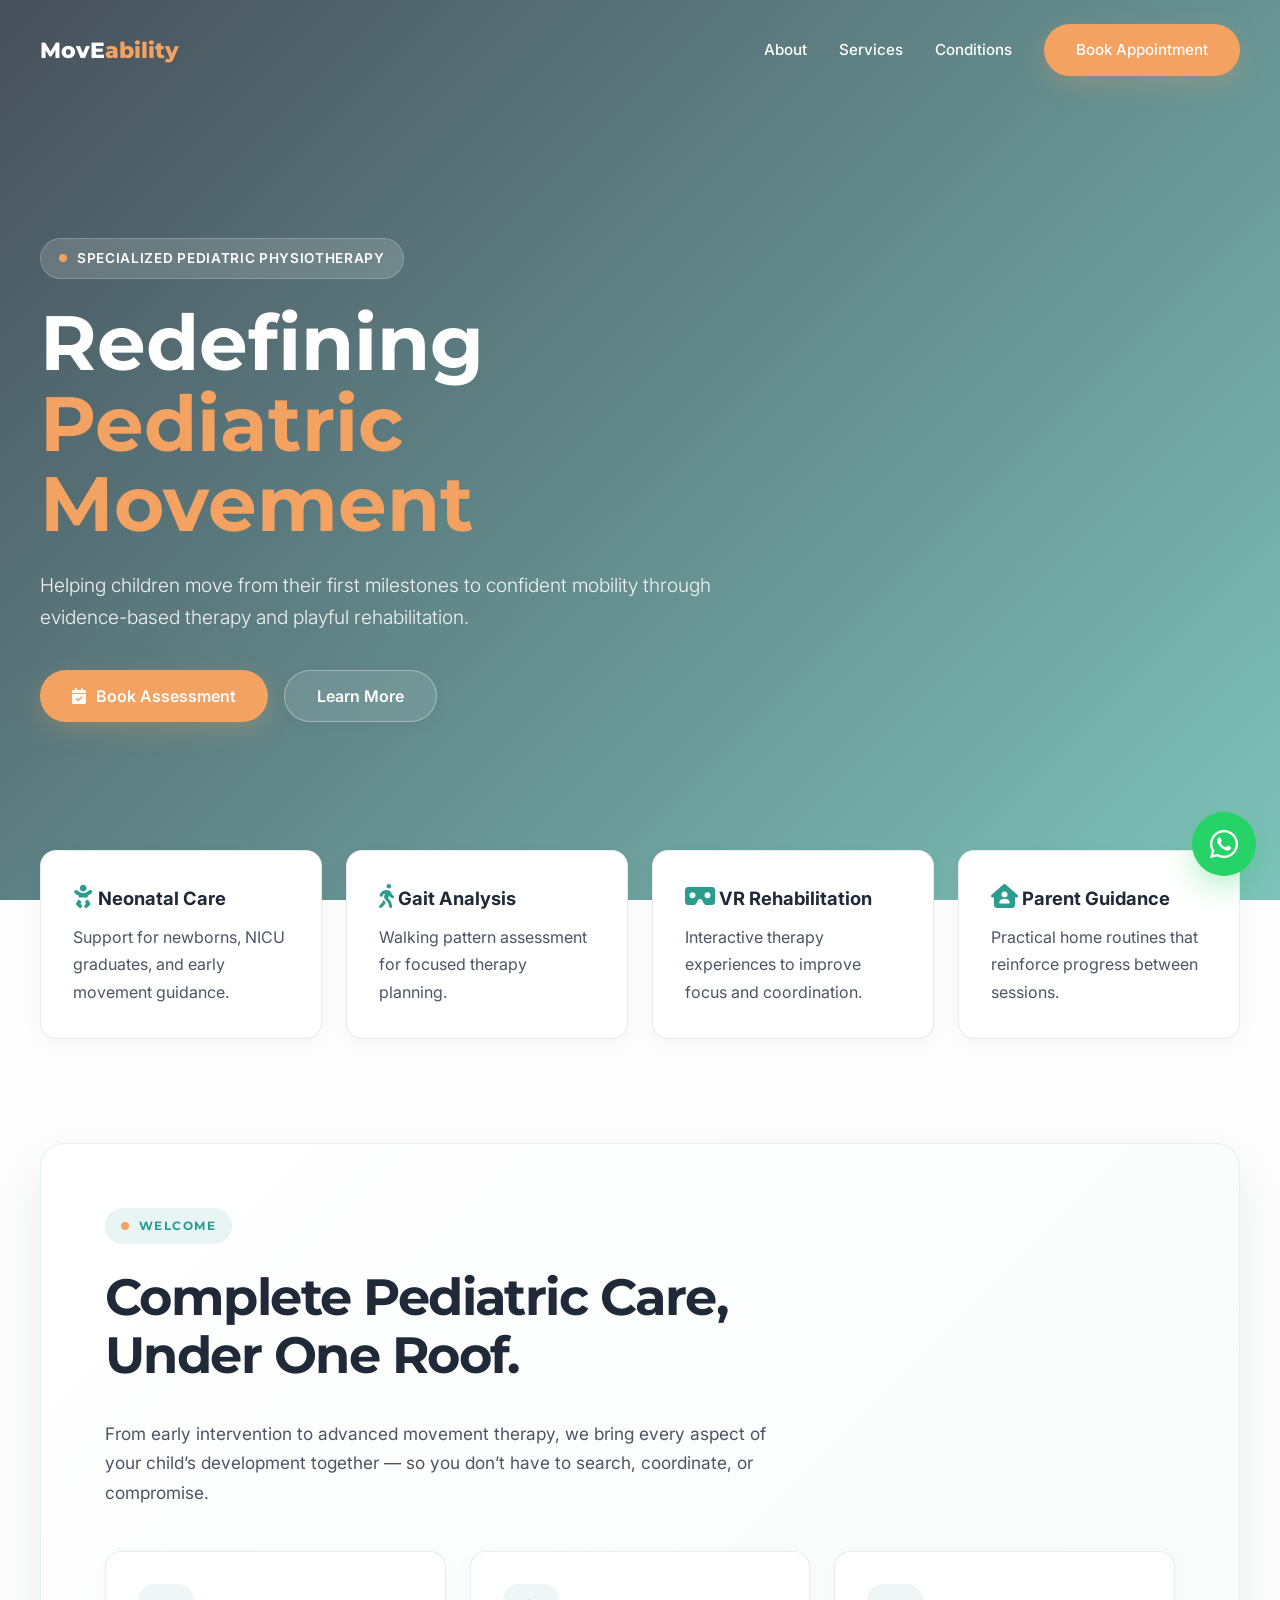
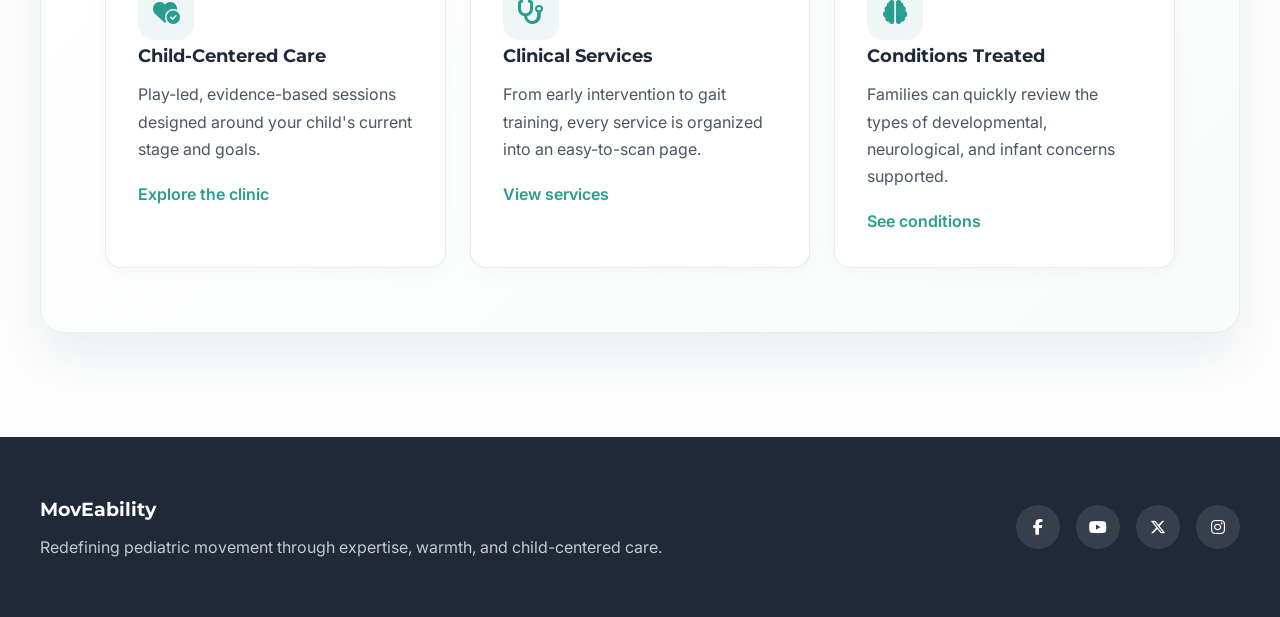
<file: index.html>
<!DOCTYPE html>
<html lang="en">
<head>
    <meta charset="UTF-8">
    <meta name="viewport" content="width=device-width, initial-scale=1.0">
    <title>MovEability | Redefining Pediatric Movement</title>
    <meta name="description" content="MovEability is a pediatric physiotherapy clinic offering early intervention, neonatal care, gait analysis, and movement-focused rehabilitation.">
    <link rel="preconnect" href="https://fonts.googleapis.com">
    <link rel="preconnect" href="https://fonts.gstatic.com" crossorigin>
    <link href="https://fonts.googleapis.com/css2?family=Inter:wght@300;400;500;600;700&family=Montserrat:wght@500;600;700;800&display=swap" rel="stylesheet">
    <link rel="stylesheet" href="https://cdnjs.cloudflare.com/ajax/libs/font-awesome/6.5.2/css/all.min.css">
    <link rel="stylesheet" href="css/styles.css">
</head>
<body data-page="home">
    <header class="site-header" id="siteHeader">
        <div class="container">
            <div class="header-shell">
                <a href="index.html" class="logo" aria-label="MovEability home">
                    <span>MovE<span>ability</span></span>
                </a>
                <button class="menu-toggle" id="menuToggle" aria-expanded="false" aria-controls="navLinks" aria-label="Toggle menu">
                    <i class="fa-solid fa-bars"></i>
                </button>
                <ul class="nav-links" id="navLinks">
                    <li><a href="about.html" data-nav="about">About</a></li>
                    <li><a href="services.html" data-nav="services">Services</a></li>
                    <li><a href="conditions.html" data-nav="conditions">Conditions</a></li>
                    <li><a href="contact.html" data-nav="contact" class="nav-cta">Book Appointment</a></li>
                </ul>
            </div>
        </div>
    </header>

    <main>
        <section class="hero">
            <video class="hero-video-bg" autoplay muted loop playsinline preload="metadata">
                <source src="https://res.cloudinary.com/dgloiszgs/video/upload/q_auto,f_auto,vc_auto/v1774134311/baby_playing_with_toys_nx7ajh.mp4" type="video/mp4">
            </video>
            <div class="hero-overlay"></div>
            <div class="container">
                <div class="hero-copy fade-in">
                    <div class="hero-kicker">
                        <span class="eyebrow-dot"></span>
                        Specialized Pediatric Physiotherapy
                    </div>
                    <h1 class="hero-title">Redefining <span>Pediatric Movement</span></h1>
                    <p>Helping children move from their first milestones to confident mobility through evidence-based therapy and playful rehabilitation.</p>
                    <div class="hero-actions">
                        <a href="contact.html" class="btn-main">
                            <i class="fa-solid fa-calendar-check"></i>
                            Book Assessment
                        </a>
                        <a href="about.html" class="btn-secondary">Learn More</a>
                    </div>
                </div>
            </div>
        </section>

        <div class="container trust-strip-wrapper">
            <div class="trust-strip fade-in">
                <article class="trust-card">
                    <i class="fa-solid fa-baby"></i>
                    <strong>Neonatal Care</strong>
                    <p>Support for newborns, NICU graduates, and early movement guidance.</p>
                </article>
                <article class="trust-card">
                    <i class="fa-solid fa-person-walking"></i>
                    <strong>Gait Analysis</strong>
                    <p>Walking pattern assessment for focused therapy planning.</p>
                </article>
                <article class="trust-card">
                    <i class="fa-solid fa-vr-cardboard"></i>
                    <strong>VR Rehabilitation</strong>
                    <p>Interactive therapy experiences to improve focus and coordination.</p>
                </article>
                <article class="trust-card">
                    <i class="fa-solid fa-house-user"></i>
                    <strong>Parent Guidance</strong>
                    <p>Practical home routines that reinforce progress between sessions.</p>
                </article>
            </div>
        </div>

        <section class="section">
            <div class="container">
                <div class="section-shell fade-in">
                    <div class="section-intro">
                        <div class="section-label">
                            <span class="eyebrow-dot"></span>
                            Welcome
                        </div>
                        <h2 class="section-heading">Complete Pediatric Care, Under One Roof.</h2>
                        <p class="section-copy">From early intervention to advanced movement therapy, we bring every aspect of your child’s development together — so you don’t have to search, coordinate, or compromise.</p>
                    </div>

                    <div class="feature-grid">
                        <article class="feature-card">
                            <div class="service-icon"><i class="fa-solid fa-heart-circle-check"></i></div>
                            <h3>Child-Centered Care</h3>
                            <p>Play-led, evidence-based sessions designed around your child's current stage and goals.</p>
                            <a href="about.html">Explore the clinic</a>
                        </article>
                        <article class="feature-card">
                            <div class="service-icon"><i class="fa-solid fa-stethoscope"></i></div>
                            <h3>Clinical Services</h3>
                            <p>From early intervention to gait training, every service is organized into an easy-to-scan page.</p>
                            <a href="services.html">View services</a>
                        </article>
                        <article class="feature-card">
                            <div class="service-icon"><i class="fa-solid fa-brain"></i></div>
                            <h3>Conditions Treated</h3>
                            <p>Families can quickly review the types of developmental, neurological, and infant concerns supported.</p>
                            <a href="conditions.html">See conditions</a>
                        </article>
                    </div>
                </div>
            </div>
        </section>
    </main>

    <footer class="site-footer">
        <div class="container footer-shell">
            <div>
                <strong>MovEability</strong>
                <p>Redefining pediatric movement through expertise, warmth, and child-centered care.</p>
            </div>
            <div class="footer-links">
                <a href="#" aria-label="Facebook"><i class="fa-brands fa-facebook-f"></i></a>
                <a href="#" aria-label="YouTube"><i class="fa-brands fa-youtube"></i></a>
                <a href="#" aria-label="Twitter"><i class="fa-brands fa-x-twitter"></i></a>
                <a href="#" aria-label="Instagram"><i class="fa-brands fa-instagram"></i></a>
            </div>
        </div>
    </footer>

    <a class="wa-bubble" href="https://wa.me/917028645898?text=Hello%20MovEability,%20I%20would%20like%20to%20enquire%20about%20an%20appointment." target="_blank" rel="noopener" aria-label="Chat on WhatsApp">
        <i class="fa-brands fa-whatsapp"></i>
    </a>

    <script src="js/script.js"></script>
</body>
</html>
</file>
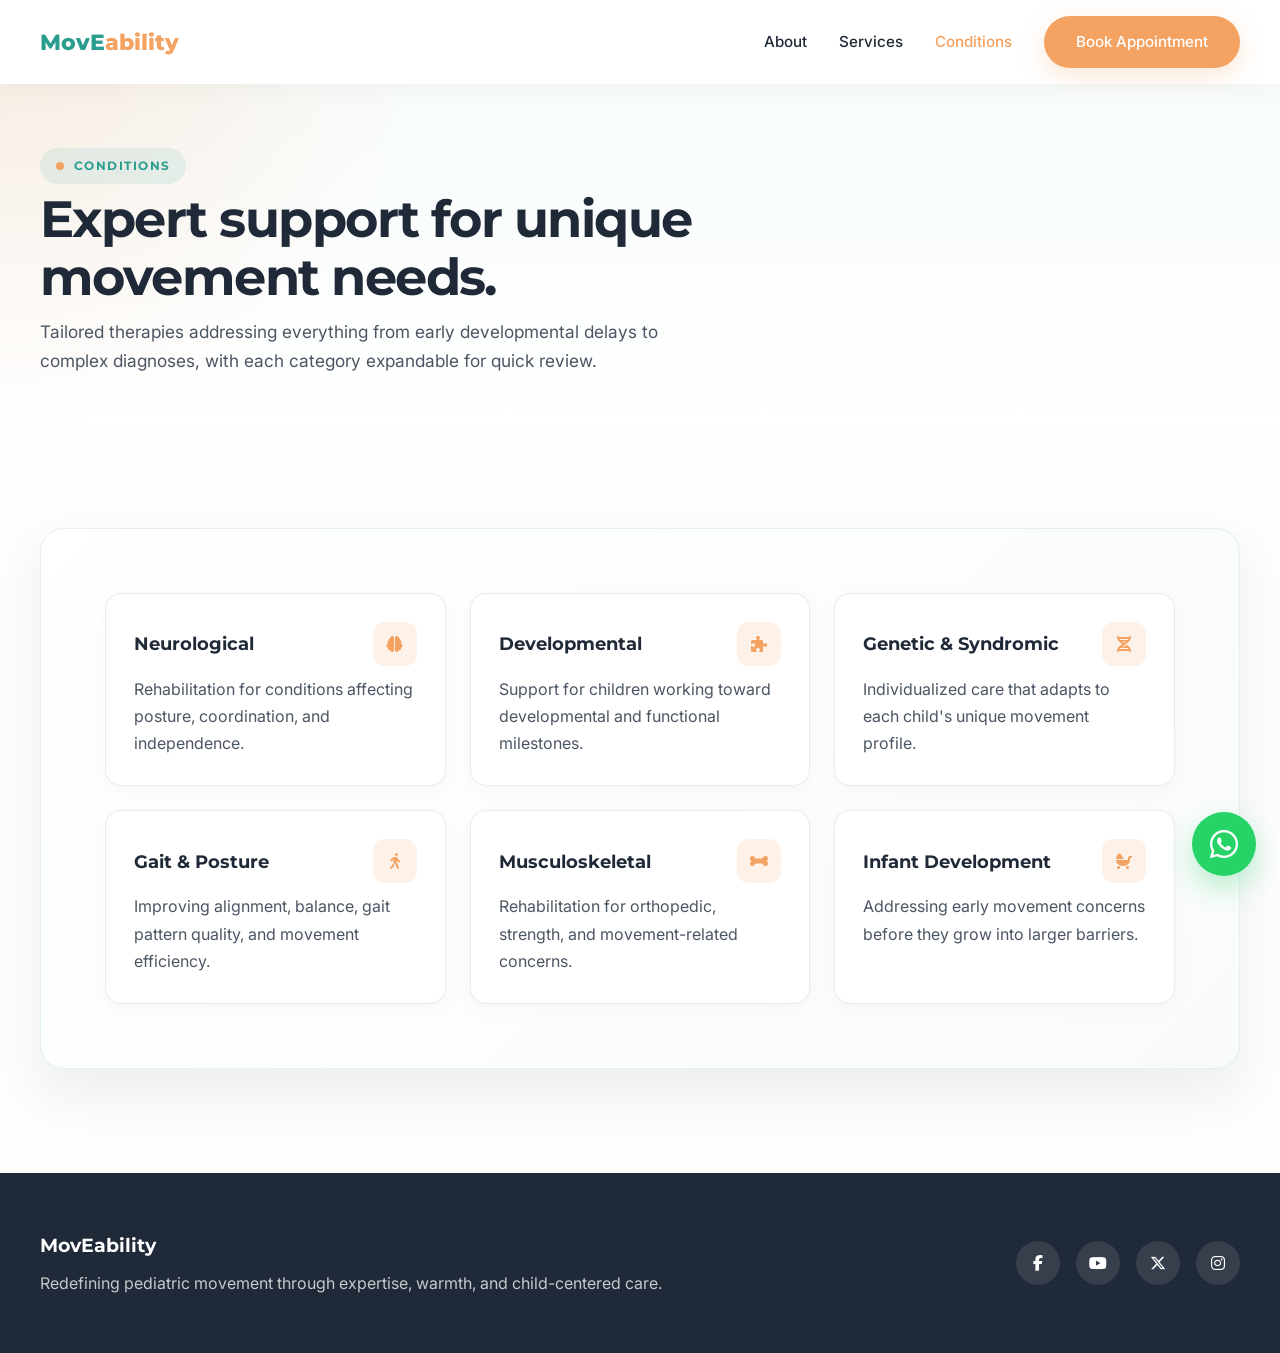
<file: conditions.html>
<!DOCTYPE html>
<html lang="en">
<head>
    <meta charset="UTF-8">
    <meta name="viewport" content="width=device-width, initial-scale=1.0">
    <title>Conditions | MovEability</title>
    <meta name="description" content="Review the pediatric movement conditions and developmental concerns supported at MovEability.">
    <link rel="preconnect" href="https://fonts.googleapis.com">
    <link rel="preconnect" href="https://fonts.gstatic.com" crossorigin>
    <link href="https://fonts.googleapis.com/css2?family=Inter:wght@300;400;500;600;700&family=Montserrat:wght@500;600;700;800&display=swap" rel="stylesheet">
    <link rel="stylesheet" href="https://cdnjs.cloudflare.com/ajax/libs/font-awesome/6.5.2/css/all.min.css">
    <link rel="stylesheet" href="css/styles.css">
</head>
<body data-page="conditions">
    <header class="site-header page-header" id="siteHeader">
        <div class="container">
            <div class="header-shell">
                <a href="index.html" class="logo" aria-label="MovEability home">
                    <span>MovE<span>ability</span></span>
                </a>
                <button class="menu-toggle" id="menuToggle" aria-expanded="false" aria-controls="navLinks" aria-label="Toggle menu">
                    <i class="fa-solid fa-bars"></i>
                </button>
                <ul class="nav-links" id="navLinks">
                    <li><a href="about.html" data-nav="about">About</a></li>
                    <li><a href="services.html" data-nav="services">Services</a></li>
                    <li><a href="conditions.html" data-nav="conditions">Conditions</a></li>
                    <li><a href="contact.html" data-nav="contact" class="nav-cta">Book Appointment</a></li>
                </ul>
            </div>
        </div>
    </header>

    <main>
        <section class="page-hero">
            <div class="container">
                <div class="page-hero-copy fade-in">
                    <div class="section-label">
                        <span class="eyebrow-dot"></span>
                        Conditions
                    </div>
                    <h1 class="section-heading">Expert support for unique movement needs.</h1>
                    <p class="section-copy">Tailored therapies addressing everything from early developmental delays to complex diagnoses, with each category expandable for quick review.</p>
                </div>
            </div>
        </section>

        <section class="section">
            <div class="container">
                <div class="section-shell fade-in">
                    <div class="conditions-grid">
                        <article class="condition-card">
                            <input type="checkbox" id="cond1" hidden>
                            <label for="cond1" class="condition-toggle">
                                <div class="condition-title">
                                    <h3>Neurological</h3>
                                    <span><i class="fa-solid fa-brain"></i></span>
                                </div>
                                <p>Rehabilitation for conditions affecting posture, coordination, and independence.</p>
                            </label>
                            <ul>
                                <li>Cerebral palsy</li>
                                <li>Spinal muscular atrophy</li>
                                <li>Brain and spinal cord injuries</li>
                                <li>Spina bifida</li>
                            </ul>
                        </article>
                        <article class="condition-card">
                            <input type="checkbox" id="cond2" hidden>
                            <label for="cond2" class="condition-toggle">
                                <div class="condition-title">
                                    <h3>Developmental</h3>
                                    <span><i class="fa-solid fa-puzzle-piece"></i></span>
                                </div>
                                <p>Support for children working toward developmental and functional milestones.</p>
                            </label>
                            <ul>
                                <li>Autism spectrum disorder</li>
                                <li>ADHD and coordination difficulties</li>
                                <li>Developmental delay</li>
                                <li>Motor planning challenges</li>
                            </ul>
                        </article>
                        <article class="condition-card">
                            <input type="checkbox" id="cond3" hidden>
                            <label for="cond3" class="condition-toggle">
                                <div class="condition-title">
                                    <h3>Genetic & Syndromic</h3>
                                    <span><i class="fa-solid fa-dna"></i></span>
                                </div>
                                <p>Individualized care that adapts to each child's unique movement profile.</p>
                            </label>
                            <ul>
                                <li>Down syndrome</li>
                                <li>Genetic disorders</li>
                                <li>Hypotonia-related concerns</li>
                                <li>Syndromic delays</li>
                            </ul>
                        </article>
                        <article class="condition-card">
                            <input type="checkbox" id="cond4" hidden>
                            <label for="cond4" class="condition-toggle">
                                <div class="condition-title">
                                    <h3>Gait & Posture</h3>
                                    <span><i class="fa-solid fa-person-walking"></i></span>
                                </div>
                                <p>Improving alignment, balance, gait pattern quality, and movement efficiency.</p>
                            </label>
                            <ul>
                                <li>Toe walking</li>
                                <li>Gait abnormalities</li>
                                <li>Postural asymmetry</li>
                                <li>Balance deficits</li>
                            </ul>
                        </article>
                        <article class="condition-card">
                            <input type="checkbox" id="cond5" hidden>
                            <label for="cond5" class="condition-toggle">
                                <div class="condition-title">
                                    <h3>Musculoskeletal</h3>
                                    <span><i class="fa-solid fa-bone"></i></span>
                                </div>
                                <p>Rehabilitation for orthopedic, strength, and movement-related concerns.</p>
                            </label>
                            <ul>
                                <li>Pediatric orthopedic injuries</li>
                                <li>Juvenile arthritis</li>
                                <li>Functional strength deficits</li>
                                <li>Mobility restrictions</li>
                            </ul>
                        </article>
                        <article class="condition-card">
                            <input type="checkbox" id="cond6" hidden>
                            <label for="cond6" class="condition-toggle">
                                <div class="condition-title">
                                    <h3>Infant Development</h3>
                                    <span><i class="fa-solid fa-baby-carriage"></i></span>
                                </div>
                                <p>Addressing early movement concerns before they grow into larger barriers.</p>
                            </label>
                            <ul>
                                <li>Tummy time intolerance</li>
                                <li>Delayed rolling or crawling</li>
                                <li>NICU follow-up motor needs</li>
                                <li>Early milestone monitoring</li>
                            </ul>
                        </article>
                    </div>
                </div>
            </div>
        </section>
    </main>

    <footer class="site-footer">
        <div class="container footer-shell">
            <div>
                <strong>MovEability</strong>
                <p>Redefining pediatric movement through expertise, warmth, and child-centered care.</p>
            </div>
            <div class="footer-links">
                <a href="#" aria-label="Facebook"><i class="fa-brands fa-facebook-f"></i></a>
                <a href="#" aria-label="YouTube"><i class="fa-brands fa-youtube"></i></a>
                <a href="#" aria-label="Twitter"><i class="fa-brands fa-x-twitter"></i></a>
                <a href="#" aria-label="Instagram"><i class="fa-brands fa-instagram"></i></a>
            </div>
        </div>
    </footer>

    <a class="wa-bubble" href="https://wa.me/917028645898?text=Hello%20MovEability,%20I%20would%20like%20to%20enquire%20about%20an%20appointment." target="_blank" rel="noopener" aria-label="Chat on WhatsApp">
        <i class="fa-brands fa-whatsapp"></i>
    </a>

    <script src="js/script.js"></script>
</body>
</html>
</file>
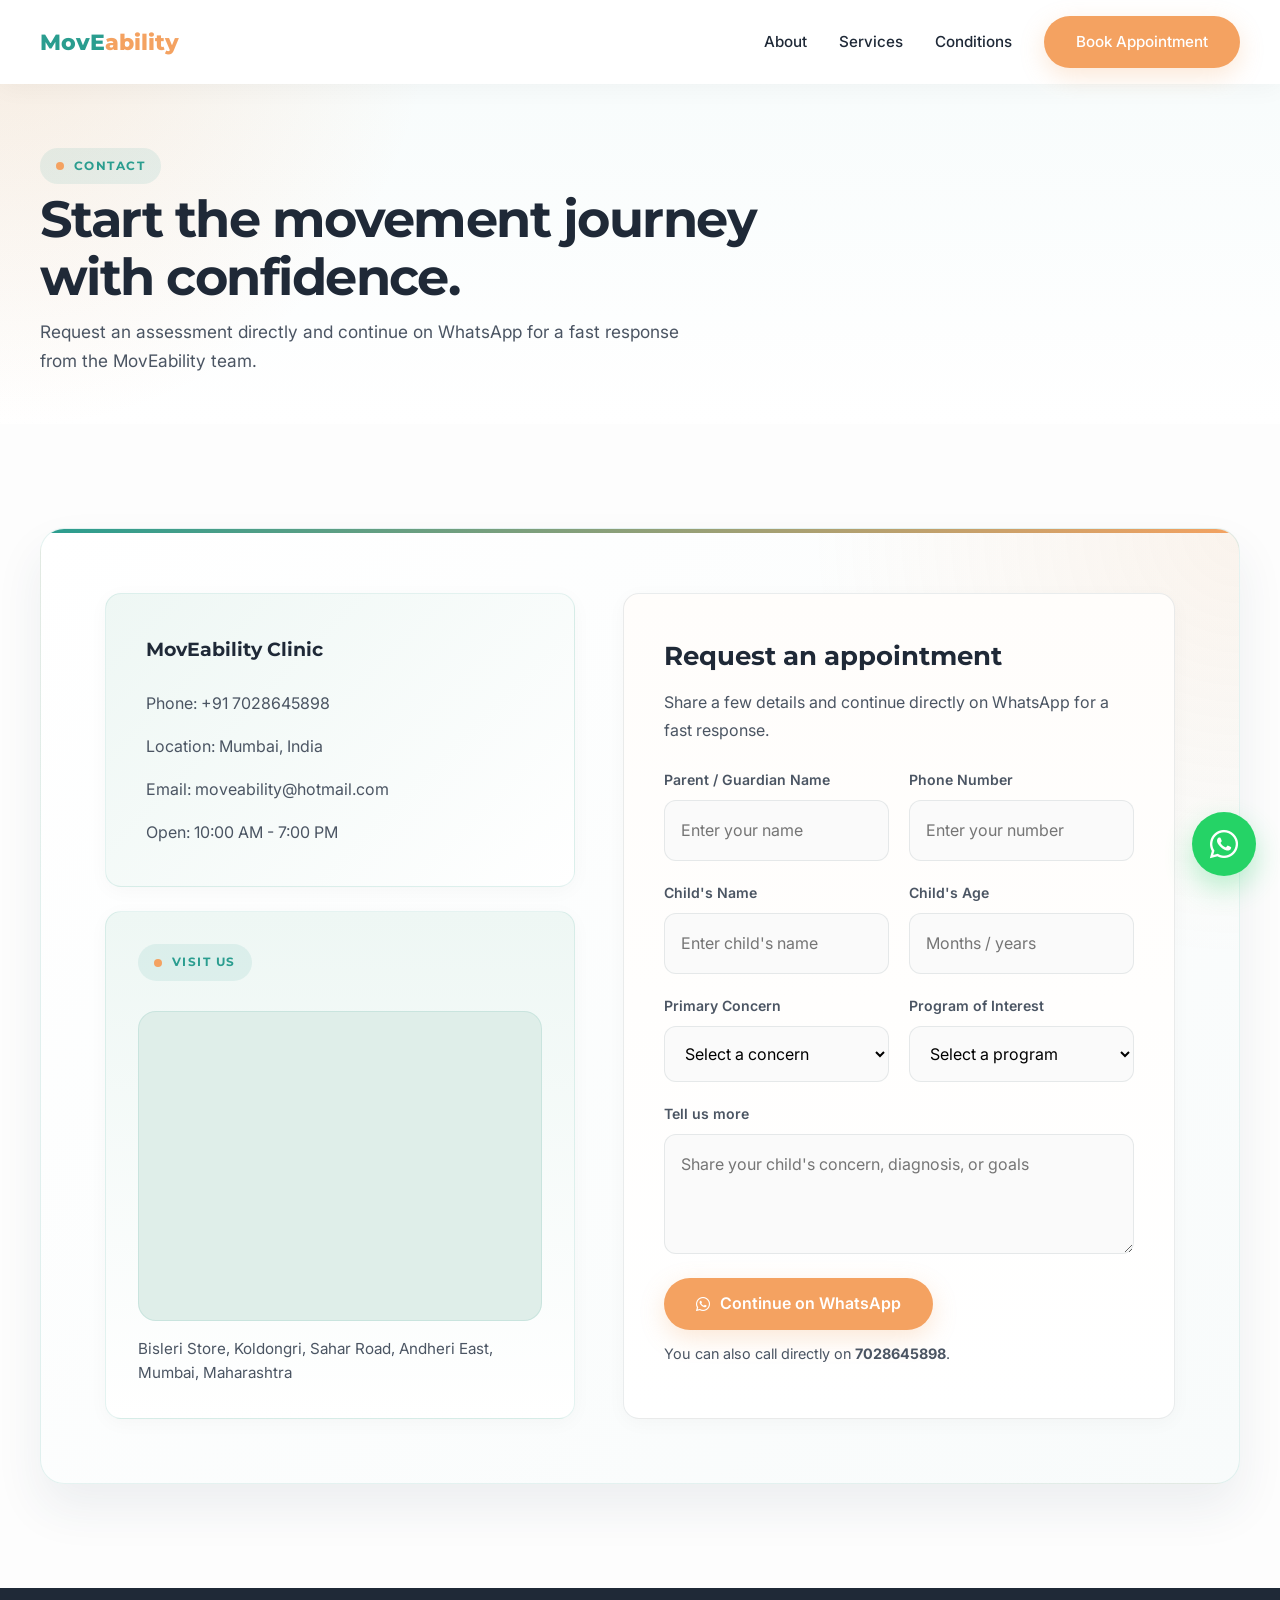
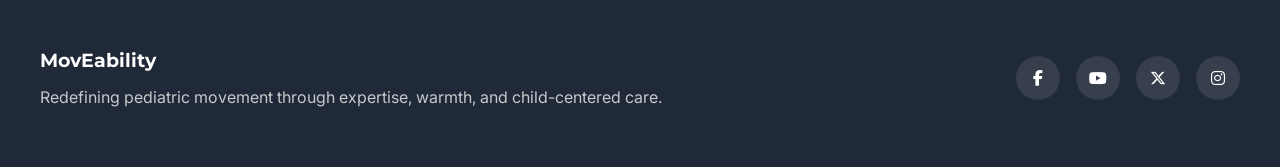
<file: contact.html>
<!DOCTYPE html>
<html lang="en">
<head>
    <meta charset="UTF-8">
    <meta name="viewport" content="width=device-width, initial-scale=1.0">
    <title>Contact | MovEability</title>
    <meta name="description" content="Book a pediatric physiotherapy appointment with MovEability and continue directly on WhatsApp.">
    <link rel="preconnect" href="https://fonts.googleapis.com">
    <link rel="preconnect" href="https://fonts.gstatic.com" crossorigin>
    <link href="https://fonts.googleapis.com/css2?family=Inter:wght@300;400;500;600;700&family=Montserrat:wght@500;600;700;800&display=swap" rel="stylesheet">
    <link rel="stylesheet" href="https://cdnjs.cloudflare.com/ajax/libs/font-awesome/6.5.2/css/all.min.css">
    <link rel="stylesheet" href="css/styles.css">
</head>
<body data-page="contact">
    <header class="site-header page-header" id="siteHeader">
        <div class="container">
            <div class="header-shell">
                <a href="index.html" class="logo" aria-label="MovEability home">
                    <span>MovE<span>ability</span></span>
                </a>
                <button class="menu-toggle" id="menuToggle" aria-expanded="false" aria-controls="navLinks" aria-label="Toggle menu">
                    <i class="fa-solid fa-bars"></i>
                </button>
                <ul class="nav-links" id="navLinks">
                    <li><a href="about.html" data-nav="about">About</a></li>
                    <li><a href="services.html" data-nav="services">Services</a></li>
                    <li><a href="conditions.html" data-nav="conditions">Conditions</a></li>
                    <li><a href="contact.html" data-nav="contact" class="nav-cta">Book Appointment</a></li>
                </ul>
            </div>
        </div>
    </header>

    <main>
        <section class="page-hero">
            <div class="container">
                <div class="page-hero-copy fade-in">
                    <div class="section-label">
                        <span class="eyebrow-dot"></span>
                        Contact
                    </div>
                    <h1 class="section-heading">Start the movement journey with confidence.</h1>
                    <p class="section-copy">Request an assessment directly and continue on WhatsApp for a fast response from the MovEability team.</p>
                </div>
            </div>
        </section>

        <section class="section">
            <div class="container">
                <div class="section-shell contact-shell fade-in">
                    <div class="contact-grid">
                        <div class="contact-stack">
                            <div class="contact-card">
                                <h3>MovEability Clinic</h3>
                                <ul class="contact-list">
                                    <li>Phone: +91 7028645898</li>
                                    <li>Location: Mumbai, India</li>
                                    <li>Email: moveability@hotmail.com</li>
                                    <li>Open: 10:00 AM - 7:00 PM</li>
                                </ul>
                            </div>
                            <div class="contact-info-card">
                                <div class="section-label">
                                    <span class="eyebrow-dot"></span>
                                    Visit Us
                                </div>
                                <div class="contact-mini-map" aria-label="Clinic location map">
                                    <iframe
                                        title="MovEability clinic location map"
                                        src="https://www.google.com/maps?q=Bisleri%20Store%20Koldongri%20Sahar%20Road%20Andheri%20East%20Mumbai&z=16&output=embed"
                                        loading="lazy"
                                        referrerpolicy="no-referrer-when-downgrade">
                                    </iframe>
                                </div>
                                <p class="contact-address">
                                    Bisleri Store, Koldongri, Sahar Road, Andheri East, Mumbai, Maharashtra
                                </p>
                            </div>
                        </div>

                        <div class="contact-form">
                            <h3>Request an appointment</h3>
                            <p>Share a few details and continue directly on WhatsApp for a fast response.</p>
                            <form id="bookingForm">
                                <div class="form-grid">
                                    <div class="field">
                                        <label for="parentName">Parent / Guardian Name</label>
                                        <input id="parentName" name="parentName" type="text" placeholder="Enter your name" required>
                                    </div>
                                    <div class="field">
                                        <label for="phoneNumber">Phone Number</label>
                                        <input id="phoneNumber" name="phoneNumber" type="tel" placeholder="Enter your number" pattern="[0-9]{10}" maxlength="10" inputmode="numeric" required>
                                    </div>
                                    <div class="field">
                                        <label for="childName">Child's Name</label>
                                        <input id="childName" name="childName" type="text" placeholder="Enter child's name" required>
                                    </div>
                                    <div class="field">
                                        <label for="childAge">Child's Age</label>
                                        <input id="childAge" name="childAge" type="text" placeholder="Months / years" required>
                                    </div>
                                    <div class="field">
                                        <label for="concern">Primary Concern</label>
                                        <select id="concern" name="concern" required>
                                            <option value="">Select a concern</option>
                                            <option>Delayed milestones</option>
                                            <option>Neurological rehabilitation</option>
                                            <option>Balance / posture / coordination</option>
                                            <option>Gait or walking concerns</option>
                                            <option>Neonatal / infant physiotherapy</option>
                                            <option>Other</option>
                                        </select>
                                    </div>
                                    <div class="field">
                                        <label for="programInterest">Program of Interest</label>
                                        <select id="programInterest" name="programInterest">
                                            <option value="">Select a program</option>
                                            <option>Early Intervention Program</option>
                                            <option>Neurodevelopmental Rehabilitation</option>
                                            <option>Functional Movement Training</option>
                                            <option>Performance & Participation</option>
                                        </select>
                                    </div>
                                    <div class="field full">
                                        <label for="message">Tell us more</label>
                                        <textarea id="message" name="message" placeholder="Share your child's concern, diagnosis, or goals"></textarea>
                                    </div>
                                </div>
                                <button type="submit" class="btn-main form-submit">
                                    <i class="fa-brands fa-whatsapp"></i>
                                    Continue on WhatsApp
                                </button>
                                <p class="form-note">You can also call directly on <strong>7028645898</strong>.</p>
                            </form>
                        </div>
                    </div>
                </div>
            </div>
        </section>
    </main>

    <footer class="site-footer">
        <div class="container footer-shell">
            <div>
                <strong>MovEability</strong>
                <p>Redefining pediatric movement through expertise, warmth, and child-centered care.</p>
            </div>
            <div class="footer-links">
                <a href="#" aria-label="Facebook"><i class="fa-brands fa-facebook-f"></i></a>
                <a href="#" aria-label="YouTube"><i class="fa-brands fa-youtube"></i></a>
                <a href="#" aria-label="Twitter"><i class="fa-brands fa-x-twitter"></i></a>
                <a href="#" aria-label="Instagram"><i class="fa-brands fa-instagram"></i></a>
            </div>
        </div>
    </footer>

    <a class="wa-bubble" href="https://wa.me/917028645898?text=Hello%20MovEability,%20I%20would%20like%20to%20enquire%20about%20an%20appointment." target="_blank" rel="noopener" aria-label="Chat on WhatsApp">
        <i class="fa-brands fa-whatsapp"></i>
    </a>

    <div class="modal" id="successModal" aria-hidden="true">
        <div class="modal-card">
            <i class="fa-solid fa-circle-check"></i>
            <h3>Opening WhatsApp</h3>
            <p>Your child's details are ready. If WhatsApp does not open automatically, use the button below.</p>
            <div class="modal-actions">
                <a href="#" id="waRedirectLink" class="btn-main" target="_blank" rel="noopener">Open WhatsApp</a>
                <button type="button" class="btn-secondary" id="closeModal">Stay on Website</button>
            </div>
        </div>
    </div>

    <script src="js/script.js"></script>
</body>
</html>
</file>
<file: css/styles.css>
:root {
    --teal: #2a9d8f;
    --teal-dark: #21867a;
    --orange: #f4a261;
    --purple: #6d597a;
    --dark: #1f2937;
    --white: #ffffff;
    --light: #f8fbfb;
    --surface: #f4f7f6;
    --line: rgba(38, 70, 83, 0.1);
    --muted: #4b5563;
    --shadow-sm: 0 4px 20px rgba(0, 0, 0, 0.03);
    --shadow-md: 0 12px 32px rgba(0, 0, 0, 0.08);
    --shadow-lg: 0 24px 48px rgba(38, 70, 83, 0.08);
    --radius-xl: 24px;
    --radius-lg: 16px;
    --radius-md: 12px;
    --transition: 280ms ease;
    --container: 1200px;
    --nav-color: #ffffff;
    --logo-color: #ffffff;
    --logo-accent: var(--orange);
}

* {
    box-sizing: border-box;
    margin: 0;
    padding: 0;
}

html {
    scroll-behavior: smooth;
}

body {
    font-family: "Inter", sans-serif;
    color: var(--dark);
    background: #fdfdfd;
    line-height: 1.7;
    overflow-x: hidden;
}

h1,
h2,
h3,
h4,
.logo,
.section-label {
    font-family: "Montserrat", sans-serif;
}

img,
video {
    display: block;
    max-width: 100%;
}

a {
    color: inherit;
    text-decoration: none;
}

button,
input,
select,
textarea {
    font: inherit;
}

ul {
    padding-left: 1.1rem;
}

.container {
    width: min(var(--container), calc(100% - 48px));
    margin: 0 auto;
}

.section {
    padding: 112px 0;
}

.section-alt {
    background: var(--surface);
}

.contact-card::before {
    content: "";
    position: absolute;
    inset: 0 0 auto;
    height: 4px;
    background: linear-gradient(90deg, var(--teal), var(--orange));
}

.section-shell {
    position: relative;
    overflow: hidden;
    padding: 64px;
    border-radius: var(--radius-xl);
    border: 1px solid rgba(42, 157, 143, 0.12);
    background: linear-gradient(135deg, #ffffff 0%, #f9fbfb 100%);
    box-shadow: var(--shadow-lg);
}

.section-shell::before {
    height: 4px;
    border-radius: 4px 4px 0 0;
    background: linear-gradient(
        90deg,
        var(--teal) 0%,
        #5fb3a8 40%,
        var(--orange) 100%
    );
}

.section-intro {
    display: grid;
    gap: 16px;
    margin-bottom: 48px;
    max-width: 760px;
}

.section-intro.center {
    margin-inline: auto;
    justify-items: center;
    text-align: center;
}

.section-label {
    display: inline-flex;
    align-items: center;
    gap: 10px;
    width: fit-content;
    padding: 8px 16px;
    border-radius: 999px;
    background: rgba(42, 157, 143, 0.1);
    color: var(--teal);
    font-size: 0.75rem;
    font-weight: 700;
    letter-spacing: 0.12em;
    text-transform: uppercase;
}

.eyebrow-dot {
    width: 8px;
    height: 8px;
    border-radius: 50%;
    background: var(--orange);
}

.section-heading {
    font-size: clamp(2.25rem, 4vw, 3.25rem);
    line-height: 1.12;
    letter-spacing: -0.03em;
}

.section-copy {
    font-size: 1.08rem;
    color: var(--muted);
}

.site-header {
    position: fixed;
    top: 0;
    left: 0;
    width: 100%;
    z-index: 1000;
    padding: 24px 0;
    background: transparent;
    transition: padding var(--transition), background var(--transition), box-shadow var(--transition);
}

.site-header.page-header,
.site-header.scrolled {
    padding: 16px 0;
    background: rgba(255, 255, 255, 0.98);
    box-shadow: 0 4px 24px rgba(0, 0, 0, 0.04);
    --nav-color: var(--dark);
    --logo-color: var(--teal);
}

.header-shell {
    display: flex;
    align-items: center;
    justify-content: space-between;
    gap: 24px;
}

.logo {
    display: inline-flex;
    align-items: center;
    font-size: 1.4rem;
    font-weight: 800;
    color: var(--logo-color);
}

.logo span span {
    color: var(--logo-accent);
}

.nav-links {
    display: flex;
    align-items: center;
    gap: 32px;
    list-style: none;
    padding-left: 0;
}

.nav-links a {
    font-size: 0.95rem;
    font-weight: 500;
    color: var(--nav-color);
    transition: color var(--transition), opacity var(--transition);
}

.nav-links a:hover,
.nav-links a.active {
    color: var(--orange);
}

.nav-links .nav-cta,
.nav-links .nav-cta.active {
    color: var(--white);
}

.menu-toggle {
    display: none;
    width: 44px;
    height: 44px;
    border: 1px solid rgba(255, 255, 255, 0.4);
    border-radius: 8px;
    background: transparent;
    color: var(--nav-color);
}

.page-header .menu-toggle,
.site-header.scrolled .menu-toggle {
    border-color: var(--line);
}

.btn-main,
.btn-secondary,
.nav-cta {
    display: inline-flex;
    align-items: center;
    justify-content: center;
    gap: 10px;
    min-height: 52px;
    padding: 0 32px;
    border: none;
    border-radius: 999px;
    cursor: pointer;
    font-weight: 600;
    transition: transform 200ms ease, box-shadow 200ms ease, background 200ms ease;
}

.btn-main,
.nav-cta {
    background: var(--orange);
    color: var(--white);
    box-shadow: 0 8px 24px rgba(244, 162, 97, 0.25);
}

.btn-secondary {
    background: var(--white);
    color: var(--dark);
    border: 1px solid var(--line);
    box-shadow: var(--shadow-sm);
}

.btn-main:hover,
.btn-secondary:hover,
.nav-cta:hover {
    transform: translateY(-2px);
}

.nav-links .nav-cta:hover {
    color: var(--dark);
}

.hero {
    position: relative;
    min-height: 100vh;
    display: flex;
    align-items: center;
    padding: 140px 0 80px;
    overflow: hidden;
}

.hero-video-bg {
    position: absolute;
    inset: 0;
    width: 100%;
    height: 100%;
    object-fit: cover;
    z-index: -2;
}

.hero-overlay {
    position: absolute;
    inset: 0;
    background: linear-gradient(135deg, rgba(31, 41, 55, 0.82) 0%, rgba(42, 157, 143, 0.6) 100%);
    z-index: -1;
}

.hero-copy {
    max-width: 800px;
    color: var(--white);
}

.hero-kicker {
    display: inline-flex;
    align-items: center;
    gap: 10px;
    padding: 8px 18px;
    margin-bottom: 24px;
    border: 1px solid rgba(255, 255, 255, 0.2);
    border-radius: 999px;
    background: rgba(255, 255, 255, 0.15);
    color: var(--white);
    font-size: 0.85rem;
    font-weight: 600;
    text-transform: uppercase;
    letter-spacing: 0.05em;
    backdrop-filter: blur(10px);
}

.hero-title {
    margin-bottom: 24px;
    font-size: clamp(3rem, 6vw, 5.4rem);
    line-height: 1.05;
    color: var(--white);
}

.hero-title span {
    color: var(--orange);
}

.hero-copy p {
    max-width: 680px;
    margin-bottom: 36px;
    font-size: 1.2rem;
    font-weight: 300;
    color: rgba(255, 255, 255, 0.92);
}

.hero-actions {
    display: flex;
    flex-wrap: wrap;
    gap: 16px;
}

.hero .btn-secondary {
    background: rgba(255, 255, 255, 0.1);
    color: var(--white);
    border-color: rgba(255, 255, 255, 0.35);
    backdrop-filter: blur(8px);
}

.page-hero {
    padding: 148px 0 48px;
    background:
        radial-gradient(circle at top left, rgba(244, 162, 97, 0.18), transparent 32%),
        linear-gradient(180deg, #f6fbfb 0%, #ffffff 100%);
}

.page-hero-copy {
    max-width: 820px;
}

.trust-strip-wrapper {
    position: relative;
    z-index: 5;
    margin-top: -50px;
}

.trust-strip,
.feature-grid,
.steps-grid,
.services-grid,
.conditions-grid,
.program-grid {
    display: grid;
    gap: 24px;
}

.trust-strip {
    grid-template-columns: repeat(4, minmax(0, 1fr));
}

.feature-grid,
.steps-grid,
.services-grid,
.conditions-grid {
    grid-template-columns: repeat(3, minmax(0, 1fr));
}

.program-grid {
    grid-template-columns: repeat(4, minmax(0, 1fr));
}

.trust-card,
.feature-card,
.step-card,
.service-card,
.condition-card,
.program-card,
.founder-panel,
.contact-card,
.contact-form,
.testimonial-item {
    border: 1px solid var(--line);
    border-radius: var(--radius-lg);
    background: var(--white);
    box-shadow: var(--shadow-sm);
}

.trust-card,
.feature-card,
.step-card,
.service-card,
.condition-card,
.program-card {
    padding: 32px;
    transition: transform var(--transition), box-shadow var(--transition);
}

.trust-card:hover,
.feature-card:hover,
.step-card:hover,
.service-card:hover,
.condition-card:hover,
.program-card:hover,
.testimonial-item:hover {
    transform: translateY(-4px);
    box-shadow: var(--shadow-md);
}

.trust-card i,
.feature-card .service-icon {
    font-size: 1.5rem;
    color: var(--teal);
}

.trust-card strong,
.feature-card h3,
.step-card h3,
.service-card h3,
.program-card h3,
.condition-title h3 {
    font-size: 1.15rem;
}

.trust-card p,
.feature-card p,
.step-card p,
.service-card p,
.condition-card p,
.program-card p {
    margin-top: 10px;
    color: var(--muted);
}

.feature-card a {
    display: inline-block;
    margin-top: 18px;
    color: var(--teal);
    font-weight: 600;
}

.step-card {
    text-align: center;
}

.step-icon,
.service-icon,
.program-icon {
    display: inline-grid;
    place-items: center;
    width: 56px;
    height: 56px;
    border-radius: 16px;
    background: rgba(42, 157, 143, 0.08);
    color: var(--teal);
    font-size: 1.25rem;
}

.service-image {
    margin-bottom: 20px;
    overflow: hidden;
    border-radius: 14px;
    aspect-ratio: 4 / 3;
}

.service-image img {
    width: 100%;
    height: 100%;
    object-fit: cover;
}

.about-grid,
.founder-grid,
.contact-grid {
    display: grid;
    grid-template-columns: 1fr 1fr;
    gap: 48px;
    align-items: center;
}

.about-links {
    display: grid;
    gap: 14px;
    margin-top: 32px;
}

.about-links a {
    font-weight: 600;
    color: var(--teal);
}

.about-stats-grid {
    display: grid;
    grid-template-columns: repeat(2, 1fr);
    gap: 24px;
}

.about-stat-card {
    position: relative;
    overflow: hidden;
    height: 240px;
    border-radius: var(--radius-lg);
    cursor: pointer;
}

.about-stat-card video {
    position: absolute;
    inset: 0;
    width: 100%;
    height: 100%;
    object-fit: cover;
    transition: transform 0.7s ease;
}

.about-stat-card::before {
    content: "";
    position: absolute;
    inset: 0;
    background: linear-gradient(to top, rgba(0, 0, 0, 0.75), rgba(0, 0, 0, 0.2));
    z-index: 1;
}

.about-stat-card:hover video {
    transform: scale(1.08);
}

.card-overlay {
    position: absolute;
    right: 20px;
    bottom: 16px;
    left: 20px;
    z-index: 2;
    padding: 10px 14px;
    border-radius: 10px;
    color: var(--white);
    background: rgba(0, 0, 0, 0.25);
    backdrop-filter: blur(6px);
    opacity: 0;
    transform: translateY(10px);
    transition: all 0.4s ease;
}

.about-stat-card:hover .card-overlay {
    opacity: 1;
    transform: translateY(0);
}

.card-overlay dt {
    font-size: 0.85rem;
    opacity: 0.8;
}

.card-overlay dd {
    font-family: "Montserrat", sans-serif;
    font-size: 1.15rem;
    font-weight: 600;
}

.testimonial-slider {
    width: 100vw;
    max-width: 100%;
    margin-left: calc(-50vw + 50%);
    overflow: hidden;
    padding: 20px 0 40px;
    mask-image: linear-gradient(to right, transparent, black 10%, black 90%, transparent);
    -webkit-mask-image: linear-gradient(to right, transparent, black 10%, black 90%, transparent);
}

.testimonial-track {
    display: flex;
    width: max-content;
    animation: scroll 36s linear infinite;
}

.testimonial-track:hover {
    animation-play-state: paused;
}

.testimonial-group {
    display: flex;
    gap: 24px;
    padding-right: 24px;
}

.testimonial-item {
    width: 360px;
    padding: 32px;
}

.quote-icon {
    margin-bottom: 14px;
    color: var(--teal);
    font-size: 1.6rem;
}

.testimonial-avatar {
    display: grid;
    place-items: center;
    width: 50px;
    height: 50px;
    border-radius: 50%;
    background: rgba(244, 162, 97, 0.15);
    color: var(--orange);
}

.testimonial-author {
    display: flex;
    align-items: center;
    gap: 16px;
    margin-top: 22px;
}

.testimonial-name {
    font-family: "Montserrat", sans-serif;
    font-weight: 700;
}

.testimonial-role {
    font-size: 0.88rem;
    color: var(--muted);
}

.accent-teal {
    background: rgba(42, 157, 143, 0.1);
    color: var(--teal);
}

.accent-purple {
    background: rgba(109, 89, 122, 0.12);
    color: var(--purple);
}

@keyframes scroll {
    0% {
        transform: translateX(0);
    }
    100% {
        transform: translateX(-50%);
    }
}

.condition-card {
    padding: 0;
    overflow: hidden;
}

.condition-toggle {
    display: block;
    padding: 28px;
    cursor: pointer;
}

.condition-title {
    display: flex;
    align-items: center;
    justify-content: space-between;
    gap: 16px;
    margin-bottom: 10px;
}

.condition-title span {
    display: inline-grid;
    place-items: center;
    width: 44px;
    height: 44px;
    border-radius: 12px;
    background: rgba(244, 162, 97, 0.15);
    color: var(--orange);
}

.condition-card ul {
    max-height: 0;
    overflow: hidden;
    padding: 0 28px;
    color: var(--muted);
    transition: max-height 0.35s ease, padding 0.35s ease;
}

.condition-card input:checked ~ ul {
    max-height: 240px;
    padding: 0 28px 24px;
}

.condition-card li + li {
    margin-top: 8px;
}

.founder-portrait {
    position: relative;
    overflow: hidden;
    border-radius: var(--radius-lg);
    box-shadow: var(--shadow-lg);
    aspect-ratio: 4 / 5;
}

.founder-portrait img {
    width: 100%;
    height: 100%;
    object-fit: cover;
    object-position: top center;
}

.portrait-tag {
    position: absolute;
    left: 24px;
    bottom: 24px;
    padding: 18px 24px;
    border-radius: 16px;
    background: rgba(255, 255, 255, 0.94);
    box-shadow: var(--shadow-md);
}

.portrait-tag strong {
    display: block;
    font-family: "Montserrat", sans-serif;
}

.portrait-tag span {
    font-size: 0.85rem;
    color: var(--muted);
}

.founder-panel {
    padding: 48px;
}

.quote-mark {
    font-size: 5rem;
    line-height: 0.8;
    color: rgba(42, 157, 143, 0.18);
}

.founder-panel h3 {
    margin-top: 12px;
    font-size: 1.7rem;
    line-height: 1.45;
}

.contact-shell {
    background:
        radial-gradient(circle at top right, rgba(244, 162, 97, 0.1), transparent 28%),
        linear-gradient(135deg, #ffffff 0%, #f8fbfb 100%);
}

.contact-stack {
    display: grid;
    grid-template-rows: auto 1fr;
    gap: 24px;
    height: 100%;
    align-self: stretch;
}

.contact-grid {
    grid-template-columns: 0.92fr 1.08fr;
    align-items: stretch;
}

.contact-card {
    padding: 40px;
    border-radius: var(--radius-lg);
    border: 1px solid rgba(42, 157, 143, 0.12);

    background: linear-gradient(135deg, #eef7f4 0%, #ffffff 100%);
    
    color: var(--dark);
    box-shadow: var(--shadow-sm);
}

.contact-card h3,
.contact-card p {
    color: var(--dark);
}


.contact-list {
    display: grid;
    gap: 16px;
    margin-top: 24px;
    list-style: none;
    padding-left: 0;
}

.contact-list li {
    color: var(--muted);
}

.contact-list li::before {
    content: "";
    width: 8px;
    height: 8px;
    border-radius: 50%;
    background: var(--teal);
    top: 8px;
}

.contact-info-card {
    display: grid;
    align-content: start;
    gap: 24px;
    height: 100%;
    padding: 32px;
    border-radius: var(--radius-lg);
    border: 1px solid rgba(42, 157, 143, 0.12);
    background: linear-gradient(180deg, #eef7f4 0%, #ffffff 100%);
    box-shadow: var(--shadow-sm);
}

.contact-mini-map {
    overflow: hidden;
    min-height: 300px;
    border-radius: 18px;
    border: 1px solid rgba(42, 157, 143, 0.12);
    background: #dfeee9;
}

.contact-mini-map iframe {
    width: 100%;
    height: 100%;
    min-height: 300px;
    border: 0;
}

.contact-address {
    margin-top: -8px;
    font-size: 0.95rem;
    color: var(--muted);
    line-height: 1.6;
}

.contact-form {
    padding: 40px;
    height: 100%;
    background: linear-gradient(180deg, #fffdfb 0%, #ffffff 100%);
}

.contact-form h3 {
    font-size: 1.6rem;
}

.contact-form p {
    margin-top: 12px;
    color: var(--muted);
}

.form-grid {
    display: grid;
    grid-template-columns: repeat(2, minmax(0, 1fr));
    gap: 20px;
    margin-top: 24px;
}

.field {
    display: grid;
    gap: 8px;
}

.field.full {
    grid-column: 1 / -1;
}

.field label {
    font-size: 0.88rem;
    font-weight: 600;
    color: var(--muted);
}

.field input,
.field select,
.field textarea {
    width: 100%;
    padding: 16px;
    border: 1px solid var(--line);
    border-radius: 12px;
    background: #fafafa;
    transition: border-color var(--transition), box-shadow var(--transition), background var(--transition);
}

.field textarea {
    min-height: 120px;
    resize: vertical;
}

.field input:focus,
.field select:focus,
.field textarea:focus {
    outline: none;
    border-color: var(--teal);
    background: var(--white);
    box-shadow: 0 0 0 4px rgba(42, 157, 143, 0.12);
}

.form-submit {
    margin-top: 24px;
}

.form-note {
    margin-top: 16px;
    font-size: 0.9rem;
    color: var(--muted);
}

.site-footer {
    padding: 56px 0;
    background: var(--dark);
    color: rgba(255, 255, 255, 0.75);
}

.footer-shell {
    display: flex;
    align-items: center;
    justify-content: space-between;
    gap: 24px;
    flex-wrap: wrap;
}

.site-footer strong {
    display: block;
    margin-bottom: 8px;
    color: var(--white);
    font-family: "Montserrat", sans-serif;
    font-size: 1.2rem;
}

.footer-links {
    display: flex;
    gap: 16px;
}

.footer-links a {
    display: inline-grid;
    place-items: center;
    width: 44px;
    height: 44px;
    border-radius: 50%;
    background: rgba(255, 255, 255, 0.1);
    color: var(--white);
}

.wa-bubble {
    position: fixed;
    right: 24px;
    bottom: 24px;
    z-index: 999;
    display: grid;
    place-items: center;
    width: 64px;
    height: 64px;
    border-radius: 50%;
    background: #25d366;
    color: var(--white);
    font-size: 2rem;
    box-shadow: 0 12px 28px rgba(37, 211, 102, 0.3);
}

.modal {
    position: fixed;
    inset: 0;
    z-index: 1200;
    display: none;
    align-items: center;
    justify-content: center;
    padding: 24px;
    background: rgba(31, 41, 55, 0.8);
    backdrop-filter: blur(4px);
}

.modal.active {
    display: flex;
}

.modal-card {
    width: min(480px, 100%);
    padding: 40px;
    border-radius: var(--radius-xl);
    background: var(--white);
    text-align: center;
    box-shadow: var(--shadow-lg);
}

.modal-card i {
    margin-bottom: 18px;
    font-size: 3.2rem;
    color: var(--teal);
}

.modal-card h3 {
    font-size: 1.7rem;
}

.modal-card p {
    margin-top: 12px;
    color: var(--muted);
}

.modal-actions {
    display: flex;
    justify-content: center;
    gap: 12px;
    margin-top: 28px;
    flex-wrap: wrap;
}

.fade-in {
    opacity: 0;
    transform: translateY(28px);
    transition: opacity 700ms ease, transform 700ms ease;
}

.fade-in.visible {
    opacity: 1;
    transform: translateY(0);
}

@media (max-width: 1100px) {
    .trust-strip,
    .feature-grid,
    .steps-grid,
    .services-grid,
    .conditions-grid,
    .program-grid {
        grid-template-columns: repeat(2, minmax(0, 1fr));
    }

    .about-grid,
    .founder-grid,
    .contact-grid {
        grid-template-columns: 1fr;
    }
}

@media (max-width: 820px) {
    .section {
        padding: 80px 0;
    }

    .section-shell,
    .founder-panel,
    .contact-card,
    .contact-form {
        padding: 32px 24px;
    }

    .menu-toggle {
        display: inline-grid;
        place-items: center;
    }

    .nav-links {
        position: absolute;
        top: calc(100% + 10px);
        right: 16px;
        left: 16px;
        display: none;
        flex-direction: column;
        align-items: flex-start;
        gap: 8px;
        padding: 24px;
        border: 1px solid var(--line);
        border-radius: 16px;
        background: var(--white);
        box-shadow: var(--shadow-lg);
    }

    .nav-links.open {
        display: flex;
    }

    .nav-links a {
        color: var(--dark);
    }

    .hero {
        min-height: 88vh;
        padding-top: 120px;
    }

    .trust-strip,
    .feature-grid,
    .steps-grid,
    .services-grid,
    .conditions-grid,
    .program-grid,
    .form-grid,
    .about-stats-grid {
        grid-template-columns: 1fr;
    }

    .trust-strip-wrapper {
        margin-top: 24px;
    }

    .testimonial-item {
        width: 320px;
    }
}

@media (max-width: 560px) {
    .container {
        width: min(100% - 32px, 100%);
    }

    .hero-title {
        font-size: 2.45rem;
    }

    .hero-copy p {
        font-size: 1.08rem;
    }
}

/* ============================= */
/* BALANCED TYPOGRAPHY SPACING */
/* ============================= */

.section-intro {
    gap: 18px;              /* sweet spot */
    margin-bottom: 44px;    /* balanced breathing */
}

/* Label → heading */
.section-label {
    margin-bottom: 6px;
}

/* Heading → description */
.section-heading {
    margin-bottom: 12px;
}

/* Description */
.section-copy {
    margin-top: 6px;
    max-width: 680px;
}

/* Center alignment */
.section-intro.center {
    max-width: 720px;
}

/* Large headings (About section etc.) */
.section-intro.center .section-heading {
    margin-bottom: 14px;
}

/* ============================= */
/* GLOBAL SECTION BREATHING */
/* ============================= */

.section {
    padding: 104px 0; /* between 96 and 112 → perfect balance */
}

/* ============================= */
/* MOBILE OPTIMIZATION */
/* ============================= */

@media (max-width: 820px) {
    .section-intro {
        gap: 14px;
        margin-bottom: 32px;
    }

    .section {
        padding: 72px 0;
    }
}
</file>
